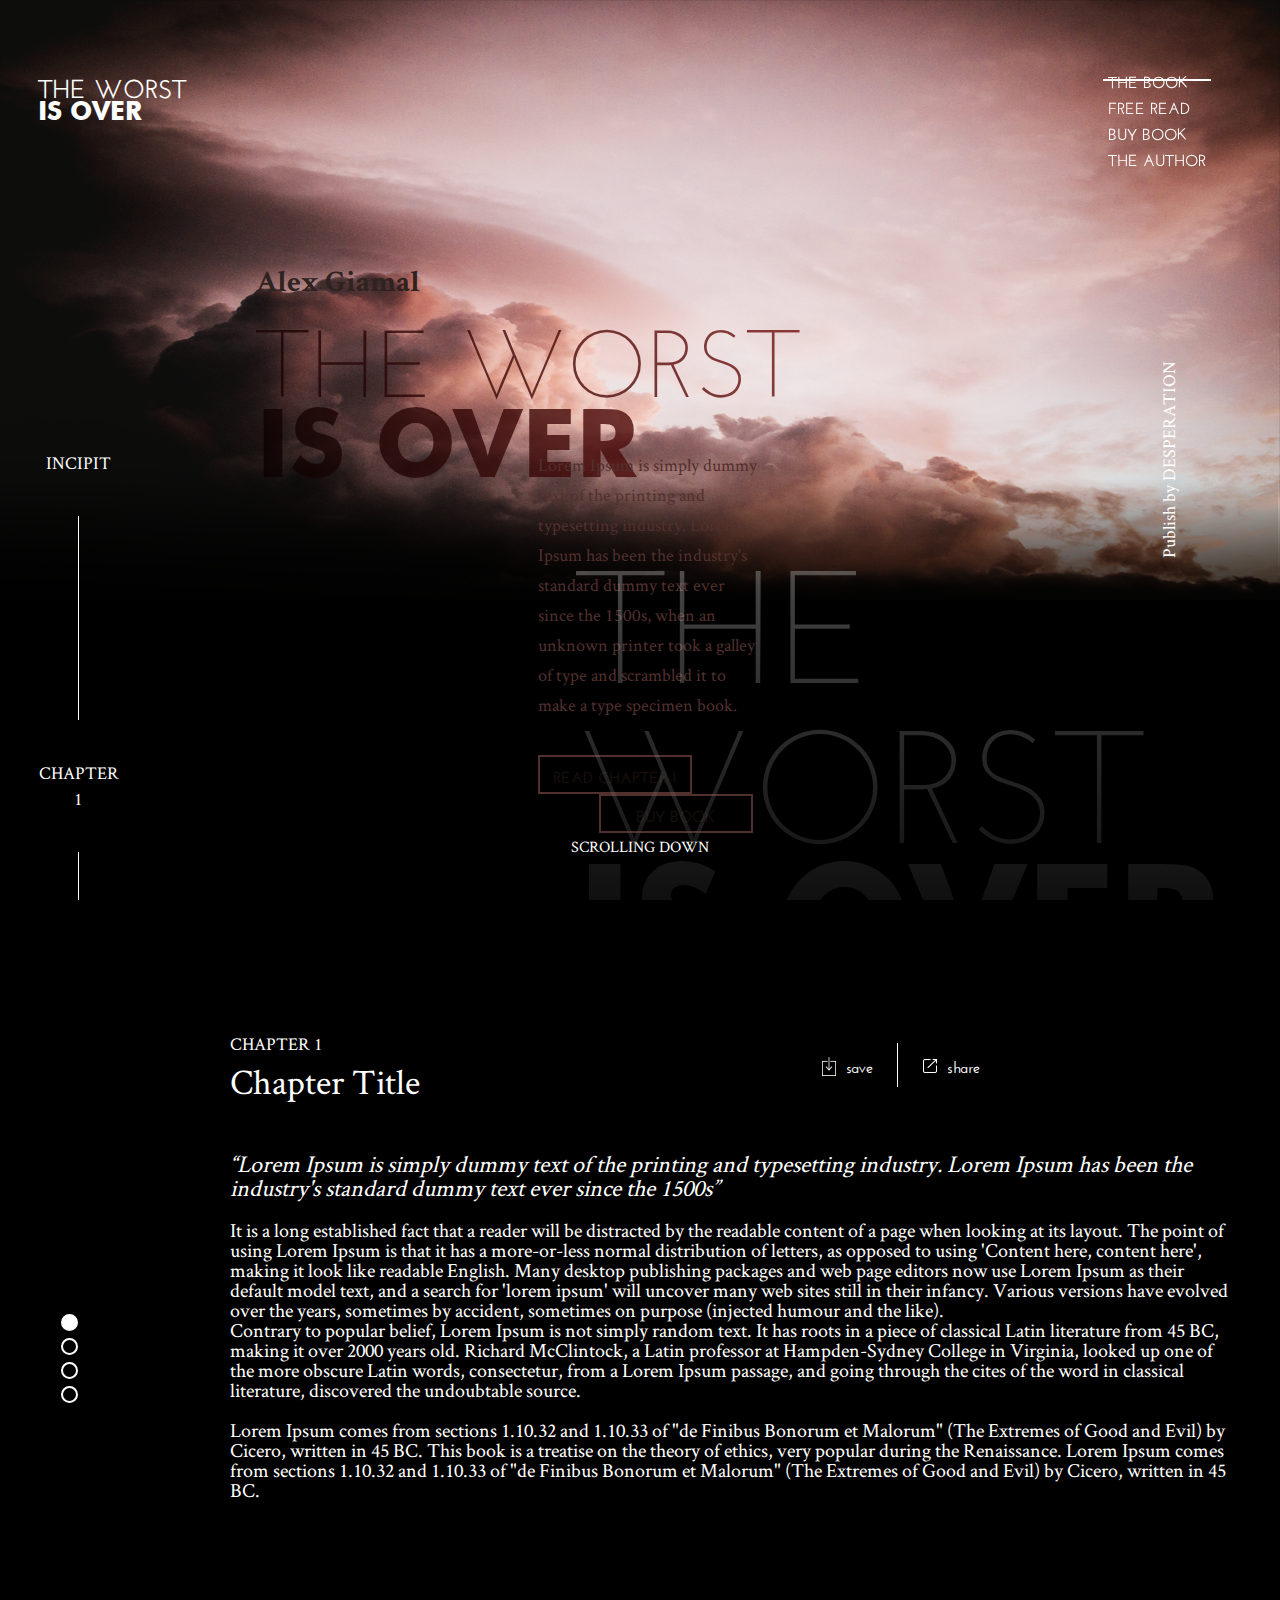
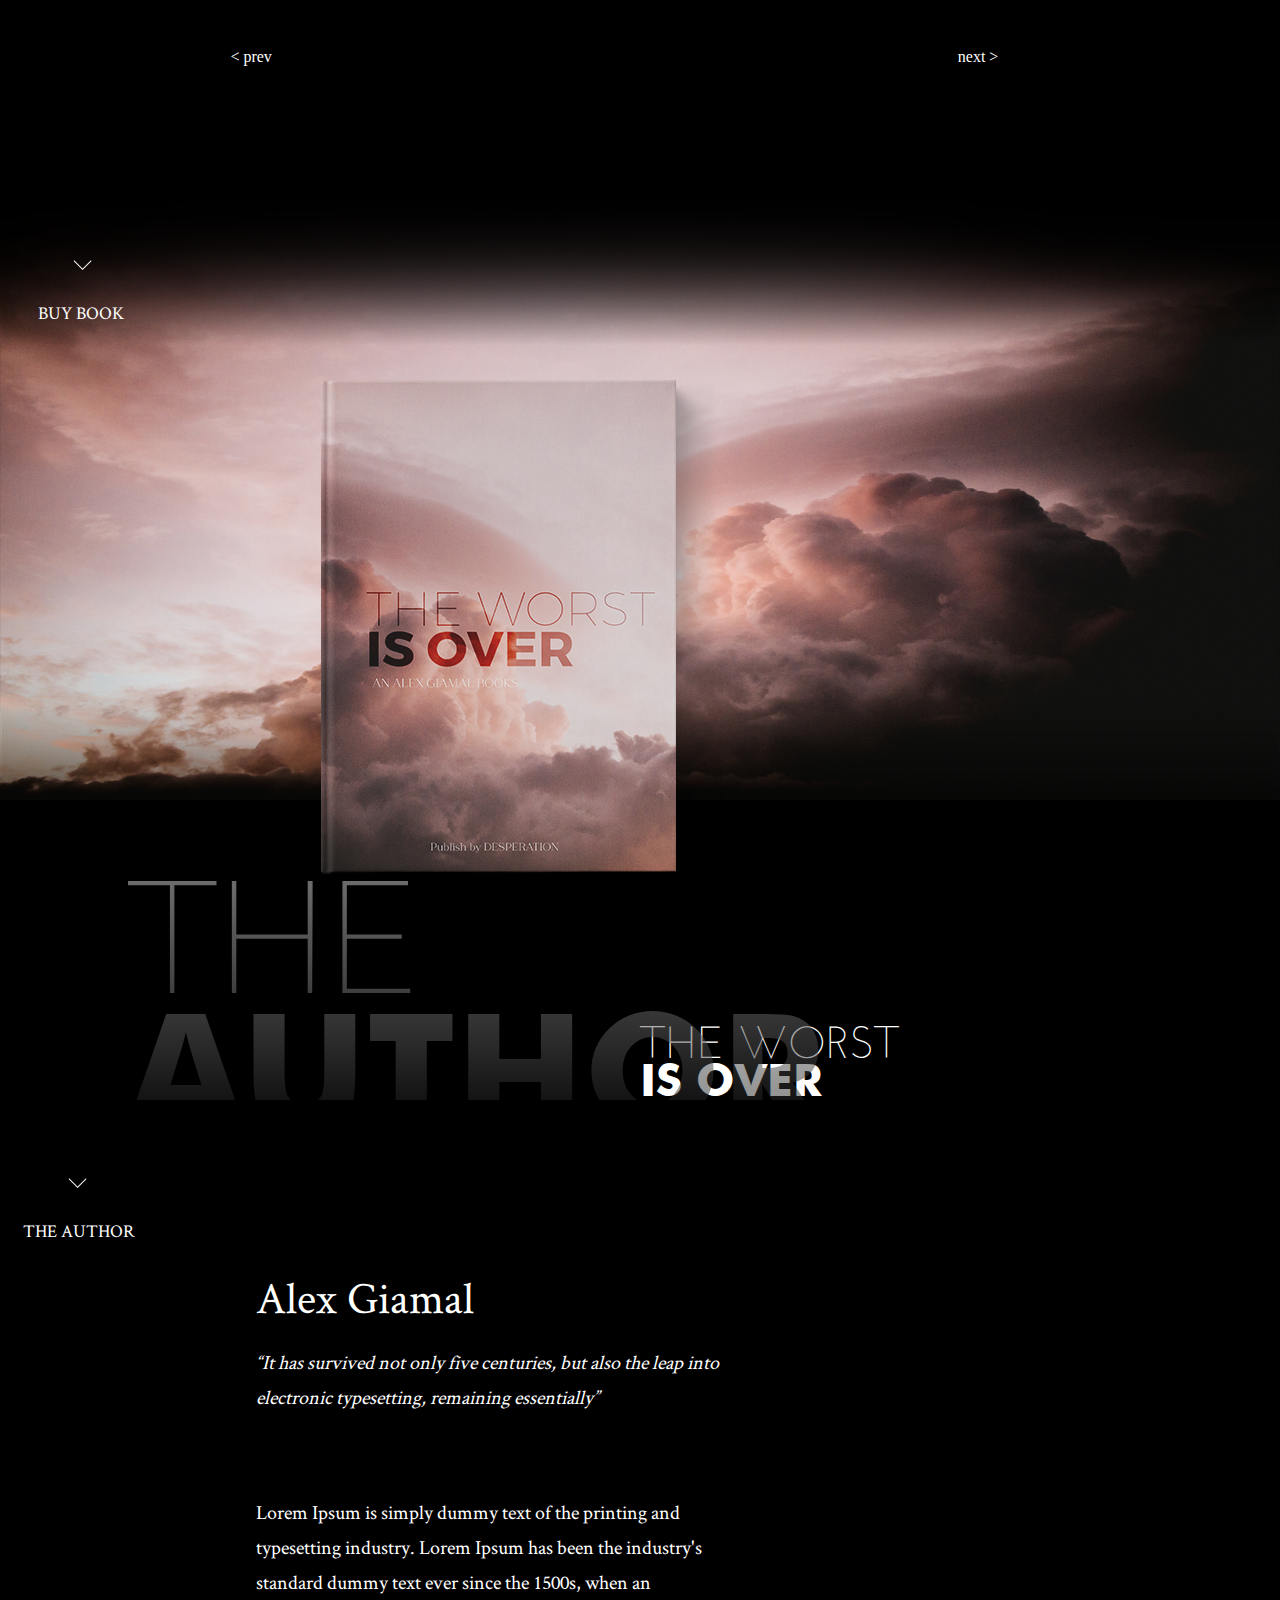
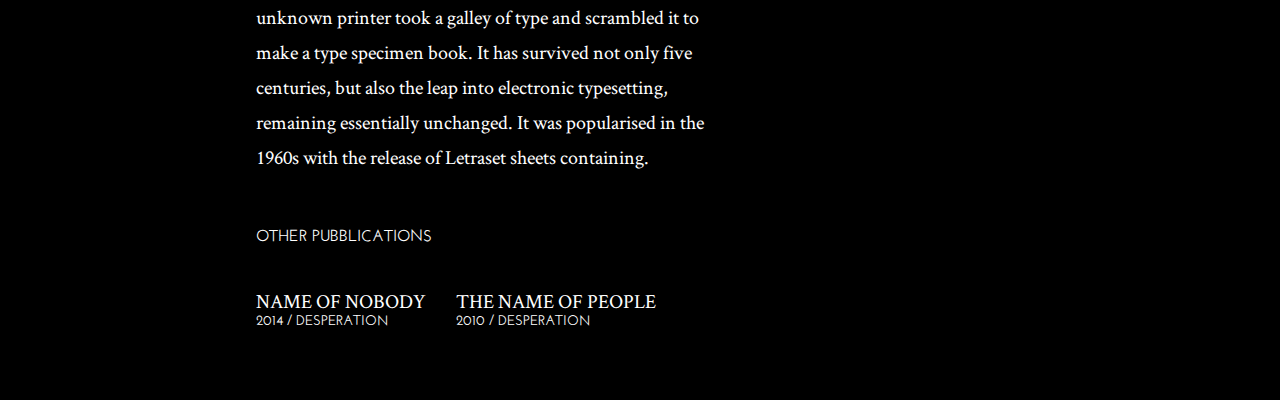
<file: index.html>
<!DOCTYPE html>
<html lang="en">
<head>
    <meta charset="UTF-8">
    <title>index</title>
    <link href="css/common.css" rel="stylesheet"/>
</head>
<body>
   <header>
       <nav>
            <div class="menulist">
                <ul>
                    <li class="indexnum"><p class="menu1 menu">THE BOOK<span class="line"></span></p></li>
                    <li class="indexnum"><p class="menu2 menu">FREE READ<span class="line"></span></p></a></li>
                    <li class="indexnum"><p class="menu3 menu">BUY BOOK<span class="line"></span></p></li>
                    <li class="indexnum"><p class="menu4 menu">THE AUTHOR<span class="line"></span></p></li>
                </ul>
            </div>
       </nav>
   </header>
    <div class="page page1">
        <div class="page1_back"><img src="image/page1_back.png"/></div>
        <h1>THE WORST<span>IS OVER</span></h1>
        <div class="main_text">
            <p class="top">Alex Giamal</p>
            <h2>THE WORST<span>IS OVER</span></h2>
        </div>
        <div class="sub_text">
            <p class="sub_t">Lorem Ipsum is simply dummy text of the printing and typesetting industry. Lorem Ipsum has been the industry's standard dummy text ever since the 1500s, when an unknown printer took a galley of type and scrambled it to make a type specimen book.</p>
            <div class="button">
                <div class="btn button1">READ CHAPTER 1</div>
                <div class="btn button2">BUY BOOK</div>
            </div>
        </div>
        <div class="right">
            <p>Publish by DESPERATION</p>
        </div>
        <div class="bottom">
            <p>SCROLLING DOWN</p>
        </div>
        <div class="background">
            <p>THE WORST<span>IS OVER</span></p>
        </div>
        <div class="left">
            <p class=left_top>INCIPIT</p>
            <div class="line line1"></div>
            <p class"left_bot">CHAPTER <br/> 1</p>
            <div class="line line2"></div>
        </div>
    </div>
    <div class="page page2">
        <div class="page2_left">
            <div class="line line3"></div>
            <div class="read_btn">
                <p class="paging"></p>
            </div>
            <div class="line line4"></div>
        </div>
        <div class="slider_title">
            <div class="title_left">
                <p><span>CHAPTER 1</span>Chapter Title</p>
            </div>
            <div class="title_right">
                <ul>
                    <li><p><span></span>save</p></li>
                    <li><p><span></span>share</p></li>
                </ul>
            </div>
        </div>
        <div class="slider">
            <ul>
                <li><p><span>“Lorem Ipsum is simply dummy text of the printing and typesetting industry. Lorem Ipsum has been the industry's standard dummy text ever since the 1500s”</span>

                It is a long established fact that a reader will be distracted by the readable content of a page when looking at its layout. The point of using Lorem Ipsum is that it has a more-or-less normal distribution of letters, as opposed to using 'Content here, content here', making it look like readable English. Many desktop publishing packages and web page editors now use Lorem Ipsum as their default model text, and a search for 'lorem ipsum' will uncover many web sites still in their infancy. Various versions have evolved over the years, sometimes by accident, sometimes on purpose (injected humour and the like). <br/>
                Contrary to popular belief, Lorem Ipsum is not simply random text. It has roots in a piece of classical Latin literature from 45 BC, making it over 2000 years old. Richard McClintock, a Latin professor at Hampden-Sydney College in Virginia, looked up one of the more obscure Latin words, consectetur, from a Lorem Ipsum passage, and going through the cites of the word in classical literature, discovered the undoubtable source. 
                <br/><br/>
                Lorem Ipsum comes from sections 1.10.32 and 1.10.33 of "de Finibus Bonorum et Malorum" (The Extremes of Good and Evil) by Cicero, written in 45 BC. This book is a treatise on the theory of ethics, very popular during the Renaissance. Lorem Ipsum comes from sections 1.10.32 and 1.10.33 of "de Finibus Bonorum et Malorum" (The Extremes of Good and Evil) by Cicero, written in 45 BC. </p></li>
                <li><p>It is a long established fact that a reader will be distracted by the readable content of a page when looking at its layout. The point of using Lorem Ipsum is that it has a more-or-less normal distribution of letters, as opposed to using 'Content here, content here', making it look like readable English. Many desktop publishing packages and web page editors now use Lorem Ipsum as their default model text, and a search for 'lorem ipsum' will uncover many web sites still in their infancy. Various versions have evolved over the years, sometimes by accident, sometimes on purpose (injected humour and the like). <br/>
                Contrary to popular belief, Lorem Ipsum is not simply random text. It has roots in a piece of classical Latin literature from 45 BC, making it over 2000 years old. Richard McClintock, a Latin professor at Hampden-Sydney College in Virginia, looked up one of the more obscure Latin words, consectetur, from a Lorem Ipsum passage, and going through the cites of the word in classical literature, discovered the undoubtable source. 
                <br/><br/>
                Lorem Ipsum comes from sections 1.10.32 and 1.10.33 of "de Finibus Bonorum et Malorum" (The Extremes of Good and Evil) by Cicero, written in 45 BC. This book is a treatise on the theory of ethics, very popular during the Renaissance. Lorem Ipsum comes from sections 1.10.32 and 1.10.33 of "de Finibus Bonorum et Malorum" (The Extremes of Good and Evil) by Cicero, written in 45 BC. Lorem Ipsum comes from sections 1.10.32 and 1.10.33 of "de Finibus Bonorum et Malorum" (The Extremes of Good and Evil) by Cicero, written in 45 BC. This book is a treatise on the theory of ethics, very popular during the Renaissance. Lorem Ipsum comes from sections 1.10.32 and 1.10.33 of "de Finibus Bonorum et Malorum" (The Extremes of Good and Evil) by Cicero, written in 45 BC. </p></li>
                <li><p>It is a long established fact that a reader will be distracted by the readable content of a page when looking at its layout. The point of using Lorem Ipsum is that it has a more-or-less normal distribution of letters, as opposed to using 'Content here, content here', making it look like readable English. Many desktop publishing packages and web page editors now use Lorem Ipsum as their default model text, and a search for 'lorem ipsum' will uncover many web sites still in their infancy. Various versions have evolved over the years, sometimes by accident, sometimes on purpose (injected humour and the like). <br/>
                Contrary to popular belief, Lorem Ipsum is not simply random text. It has roots in a piece of classical Latin literature from 45 BC, making it over 2000 years old. Richard McClintock, a Latin professor at Hampden-Sydney College in Virginia, looked up one of the more obscure Latin words, consectetur, from a Lorem Ipsum passage, and going through the cites of the word in classical literature, discovered the undoubtable source. 
                <br/><br/>
                Lorem Ipsum comes from sections 1.10.32 and 1.10.33 of "de Finibus Bonorum et Malorum" (The Extremes of Good and Evil) by Cicero, written in 45 BC. This book is a treatise on the theory of ethics, very popular during the Renaissance. Lorem Ipsum comes from sections 1.10.32 and 1.10.33 of "de Finibus Bonorum et Malorum" (The Extremes of Good and Evil) by Cicero, written in 45 BC. Lorem Ipsum comes from sections 1.10.32 and 1.10.33 of "de Finibus Bonorum et Malorum" (The Extremes of Good and Evil) by Cicero, written in 45 BC. This book is a treatise on the theory of ethics, very popular during the Renaissance. Lorem Ipsum comes from sections 1.10.32 and 1.10.33 of "de Finibus Bonorum et Malorum" (The Extremes of Good and Evil) by Cicero, written in 45 BC. </p></li>
                <li><p>It is a long established fact that a reader will be distracted by the readable content of a page when looking at its layout. The point of using Lorem Ipsum is that it has a more-or-less normal distribution of letters, as opposed to using 'Content here, content here', making it look like readable English. Many desktop publishing packages and web page editors now use Lorem Ipsum as their default model text, and a search for 'lorem ipsum' will uncover many web sites still in their infancy. Various versions have evolved over the years, sometimes by accident, sometimes on purpose (injected humour and the like). <br/>
                Contrary to popular belief, Lorem Ipsum is not simply random text. It has roots in a piece of classical Latin literature from 45 BC, making it over 2000 years old. Richard McClintock, a Latin professor at Hampden-Sydney College in Virginia, looked up one of the more obscure Latin words, consectetur, from a Lorem Ipsum passage, and going through the cites of the word in classical literature, discovered the undoubtable source. 
                <br/><br/>
                Lorem Ipsum comes from sections 1.10.32 and 1.10.33 of "de Finibus Bonorum et Malorum" (The Extremes of Good and Evil) by Cicero, written in 45 BC. This book is a treatise on the theory of ethics, very popular during the Renaissance. Lorem Ipsum comes from sections 1.10.32 and 1.10.33 of "de Finibus Bonorum et Malorum" (The Extremes of Good and Evil) by Cicero, written in 45 BC. Lorem Ipsum comes from sections 1.10.32 and 1.10.33 of "de Finibus Bonorum et Malorum" (The Extremes of Good and Evil) by Cicero, written in 45 BC. This book is a treatise on the theory of ethics, very popular during the Renaissance. Lorem Ipsum comes from sections 1.10.32 and 1.10.33 of "de Finibus Bonorum et Malorum" (The Extremes of Good and Evil) by Cicero, written in 45 BC. </p></li>
            </ul>
        </div>
        <div class="slider_btn">
            <a href="#" class="btn_prev">&lt;  prev</a>
            <a href="#" class="btn_next">next &gt;</a>
        </div>
    </div>
    <div class="page page3">
        <div class="page3_back"><img src="image/page3_back.png"/></div>
        <div class="page3_left">
            <p class=left_top><span></span>BUY BOOK</p>
            <div class="line line5"></div>
        </div>
        <div class="middle">
            <div class="book_img">
                <img src="image/book.png"/>
            </div>
            <div class="text">
                <p class="main_text">THE WORST<span>IS OVER</p>
                <p class="author">Alex Giamal</p>
                <p class="price">$16,00</p>
                <div class="buy_btn">   
                    <div class="buy_btn1" data-max-number="99">
                       <button class="minus" type="button">-</button>
                      <input type="text" class="number" value="1">
                      <button class="plus" type="button">+</button>
                    </div>
                    <div class="buy_btn2">BUY BOOK</div>
                </div>
            </div>
        </div>
        <div class="page3_background">
            <p>THE<span>AUTHOR</span></p>
        </div>
    </div>
    <div class="page page4">
       <div class="page4_back"><img src="image/author.png"/></div>
        <div class="page4_left">
            <p class=left_top><span></span>THE AUTHOR</p>
            <div class="line line6"></div>
        </div>
        <div class="page4_main">
            <p class="page4_p1">
                <span>Alex Giamal</span> “It has survived not only five centuries, but also the leap into <br/> electronic typesetting, remaining essentially”
            </p>
            <p class="page4_p2">
                Lorem Ipsum is simply dummy text of the printing and typesetting industry. Lorem Ipsum has been the industry's standard dummy text ever since the 1500s, when an unknown printer took a galley of type and scrambled it to make a type specimen book. It has survived not only five centuries, but also the leap into electronic typesetting, remaining essentially unchanged. It was popularised in the 1960s with the release of Letraset sheets containing.
            </p>
            <p class="page4_p3">
                OTHER PUBBLICATIONS
            </p>
            <ul>
                <li><p>NAME OF NOBODY<span>2014 / DESPERATION</span></p></li>
                <li><p>THE NAME OF PEOPLE<span>2010 / DESPERATION</span></p></li>
            </ul>
        </div>
    </div>
    
<script type="text/javascript" src="https://code.jquery.com/jquery-3.0.0.js"></script>
<script src="js/main.js" type="text/javascript"></script>
</body>
</html>
</file>
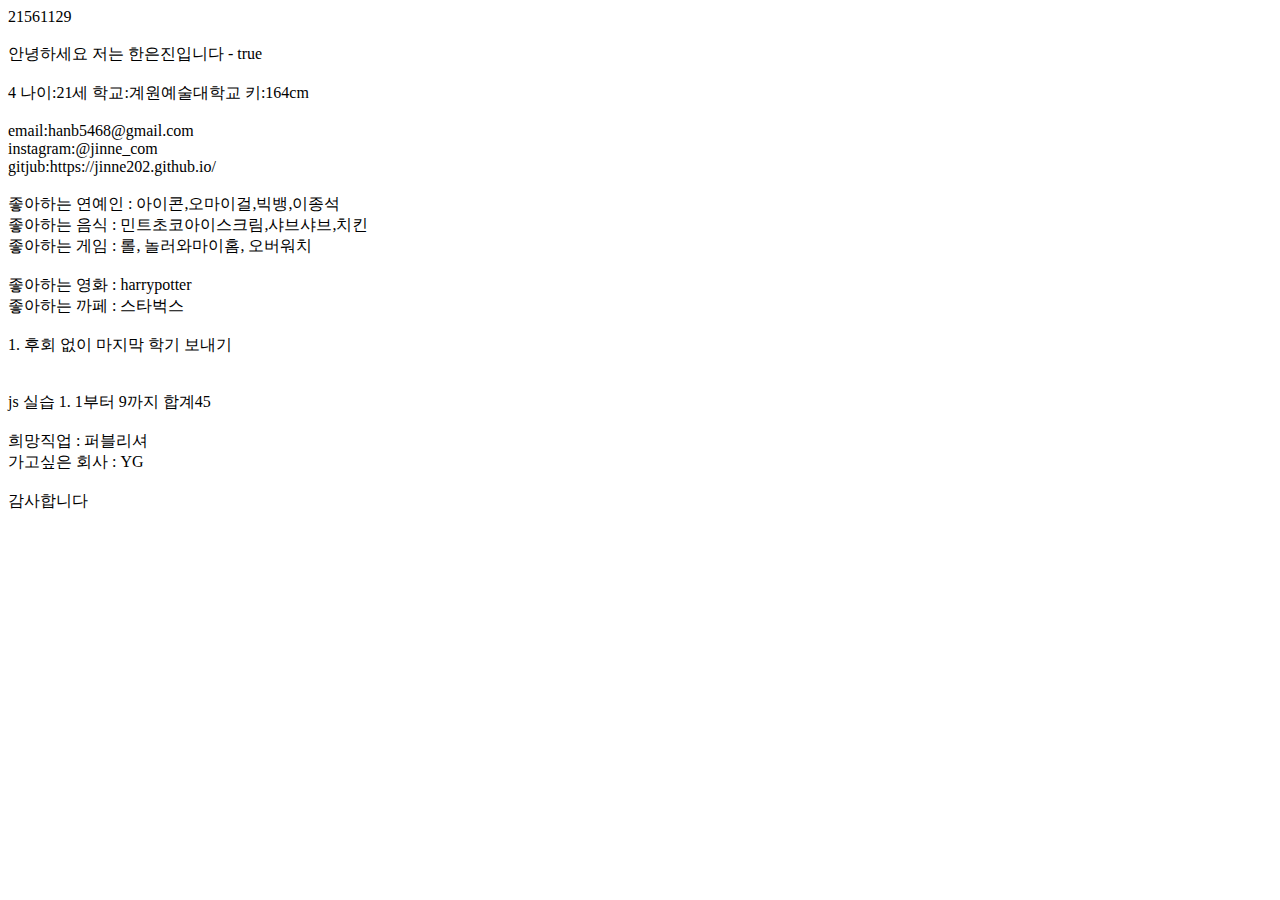
<file: week2.html>
<!DOCTYPE html>
<html lang="en">
<head>
    <meta charset="UTF-8">
    <title>2주차 과제</title>
</head>
<body>
    <script>
         var classnum = {};
        classnum.attack = function (){
            document.write("21561129"+"<br>"+"<br>");
        };
        classnum.attack();
        
        var myname = {"name":"한은진", "familyname":"한", "engname":"HANEUNJIN"}; 
        myname.initial = "jinne";
        
        document.write("안녕하세요 저는 "+myname.name+"입니다"+"   -   "+myname.hasOwnProperty("initial")+"<br>"+"<br>");
        
        var profile = ["21세","계원예술대학교","용인시"];
        profile.push("164cm");
        delete profile[2];
        document.write(profile.length+"  나이:"+profile[0]+"   학교:"+profile[1]+"   키:"+profile[3]+"<br>"+"<br>");
        
        var contact = {
            email : "hanb5468@gmail.com",
            instagram : "@jinne_com",
            gitjub : "https://jinne202.github.io/"
        };
        
        for (var attr in contact){
            document.write(attr,":",contact[attr]+"<br>");
        }
        
        
        var idol = ["아이콘","오마이걸","빅뱅","이종석"];
        var food = ["치킨", "샤브샤브", "민트초코아이스크림"]
        
        var promsg = idol.join();
        var rev = food.reverse();
        
        document.write("<br>"+"좋아하는 연예인  : "+promsg+"<br>");
        document.write("좋아하는 음식  : "+rev+"<br>");
        
        var like = {};
        like["game"]="롤";
        like["phonegame"]="놀러와마이홈";
        like["game2"]="오버워치";        
        
        var dislike = {};
        delete dislike;
        
        document.write("좋아하는 게임  : "+like["game"]+", "+like["phonegame"]+", "+like["game2"]+"<br>"+"<br>");
        
        function movie (){
            var mymovie = "harrypotter";
            return mymovie;
            mymovie += "grandbudapest";
        }
        
        document.write("좋아하는 영화 : "+movie()+"<br>");
        
        var coffee = "스타벅스";
        function cafe (bean) {
            bean = "콜롬비아";
        }
        cafe(coffee);
        document.write("좋아하는 까페 : "+coffee+"<br>"+"<br>");
        
        var r = 2;
        
        for(i=1; i<r; i++){
            document.write(i+". 후회 없이 마지막 학기 보내기"+"<br>"+"<br>");
        }
        
        
        
        var a = 1;
        var sum = 0; 
        
        while (a<10){
            sum += a;
            a++;
        }
        document.write("<br>"+"js 실습 1. "+"1부터 9까지 합계"+sum+"<br>");
        
        var dream=function(){
            document.write("<br>"+"희망직업 : "+"퍼블리셔"+"<br>");
        }
        dream();
        
        function company (){
            document.write("가고싶은 회사 : "+"YG"+"<br>"+"<br>");
        }
        company();
        
        var finish = '자기소개 끝';
        function nameChanger(){
            finish = "감사합니다";
        }
        nameChanger();
        document.write(finish);
        
        
        
        
    </script>
</body>
</html>
</file>
<file: css/common.css>
@charset "UTF-8";

html, body, div, span, applet, object, iframe,h1, h2, h3, h4, h5, h6, p, blockquote, pre,a, abbr, acronym, address,big, cite, code,del, dfn, em, img, ins, kbd, q, s, samp,small, strike, strong, sub, sup, tt, var,b, u, i, center,dl, dt, dd, ol, ul, li,fieldset, form, label, legend,table, caption, tbody, tfoot, thead, tr, th, td,article, aside, canvas, details, embed, figure, figcaption, footer, header, hgroup, menu, nav, output, ruby, section, summary,time, mark, audio, video {margin: 0;padding: 0;border: 0;font-size: 100%;font: inherit;vertical-align: baseline;}
/* HTML5 display-role reset for older browsers */
article, aside, details, figcaption, figure, footer, header, hgroup, menu, nav, section {display: block;}body {line-height: 1;}ol, ul {list-style: none;}blockquote, q {quotes: none;}blockquote:before, blockquote:after,q:before,q:after {content: '';content: none;}table {border-collapse: collapse;border-spacing: 0;}

@font-face {font-family:'joseL'; src:url(../font/JosefinSans-Light.ttf);}
@font-face {font-family:'joseR'; src:url(../font/JosefinSans-Regular.ttf);}
@font-face {font-family:'joseSB'; src:url(../font/JosefinSans-SemiBold.ttf);}
@font-face {font-family:'joseB'; src:url(../font/JosefinSans-Bold.ttf);} 
@font-face {font-family:'futuraB'; src:url(../font/Futura-Bold-BT.ttf);}
@font-face {font-family:'criB'; src:url(../font/CrimsonText-Bold.ttf);}
@font-face {font-family:'criR'; src:url(../font/CrimsonText-Roman.ttf);}

body {overflow:hidden;}
.page {position:absolute; left:0; width:100%; height:100%;}
.page1 {top:0; background:#000000;}
.page2 {top:100%; background:#000000;}
.page3 {top:200%; background:#000000;}
.page4 {top:300%; background:#000000;}

header {position:fixed; font-size:16px; color:white; z-index:999; top:8%; right:5%;}
header nav div.menulist ul li {margin-bottom:10px; cursor:pointer;}
header nav div.menulist ul li p {font-family:'joseSB'; position:relative; padding-right:10px;}
header nav div.menulist ul li p span.line {position:absolute; width:0%; height:1.5px; background:white; top:7px; display:block; left:-5px; transition: width 0.5s ease; }
header nav div.menulist ul li p:hover span.line {width:100%;}

.page1 .page1_back {position:absolute; width:100%;}
.page1 .page1_back img {width:100%;}
.page1 h1 {color:white; position:absolute; top:8%; left:3%; font-size:26px; font-family:'joseSB';}
.page1 h1 span {font-family:'futuraB'; display:block;}
.page1 div.main_text {position:absolute;top:30%; margin-left:20%;}
.page1 div.main_text p.top {color:#2e2320; font-size:30px; font-family:'criB';}
.page1 div.main_text h2 {font-size:95px; font-family:'joseL'; background: -webkit-linear-gradient(30deg, #080202, #79110f); -webkit-background-clip: text; -webkit-text-fill-color: transparent; opacity:0.8;}
.page1 div.main_text h2 span {display:block; font-family:'futuraB';}
.page1 div.sub_text {position:absolute;top:50%; margin-left:42%;}
.page1 div.sub_text p.sub_t {width:30%; line-height:30px; font-size:18px; font-family:'criR'; color:#52302e;}
.page1 div.sub_text div.button {display:inline-block; width:29%; margin-top:35px; cursor:pointer;}
.page1 div.sub_text div.btn {width:150px; display:block; height:15px; border:2px solid #52302e; font-family:'joseB'; text-align:center; padding:10px 0; color:#170e0c;}
.page1 div.sub_text div.button1 {float:left;}
.page1 div.sub_text div.button2 {float:right;}
.page1 div.right {position:absolute; color:white; font-family:'criR'; font-size:18px; right:1%; top:50%; -webkit-transform: rotate(-90deg);}
.page1 div.bottom {position:absolute; bottom:5%; text-align:center; width:100%;}
.page1 div.bottom p {color:white; font-family:'criR';}
.page1 div.background {position:absolute; bottom:-100px; margin-left:45%;}
.page1 div.background p {overflow:hidden; font-size:160px; font-family:'joseL'; background: -webkit-linear-gradient(#ffffff, #000000); -webkit-background-clip: text; -webkit-text-fill-color: transparent; opacity:0.3;}
.page1 div.background p span {display:block; font-family:'futuraB';}
.page1 div.left {position:absolute; color:white; top:50%; left:3%; text-align: center;}
.page1 div.left p {font-size:18px; font-family:'criR'; line-height:26px;}
.page1 div.left div.line {overflow:hidden; width:1px; display:block; background-color:white; margin:40px;}
.page1 div.left div.line1 {height:0px;}
.page1 div.left div.line2 {height:0px;}

.page2 div.page2_left {color:white; height:100%; position:relative; left:3%; display:inline-block; width: 3%;}
.page2 div.page2_left div.line {overflow:hidden; width:1px; display:block; background-color:white; margin:0 40px;}
.page2 div.page2_left div.line3 {position:absolute; top:0; height:0;}
.page2 div.page2_left div.line4 {position:absolute;bottom:0; height:0;}
.page2 div.page2_left div.read_btn {position:absolute; top:46%; margin-left:58%;}
.page2 div.page2_left div.read_btn p.paging a{width:13px; height:13px; border:2px solid white; border-radius:10px; margin-bottom:7px; cursor:pointer;}
.paging_on {background-color:white;}
/*.page2 div.page2_left div.read_btn ul li.active {background:white;}*/
.page2 div.slider_title {color:white; position:absolute; top:15%; width:60%; margin-left:15%; display:inline-block;}
.page2 div.slider_title div.title_left {float:left;}
.page2 div.slider_title div.title_left p {font-size:36px; font-family:'criR';}
.page2 div.slider_title div.title_left p span {font-size:18px; display:block; margin-bottom:10px;}
.page2 div.slider_title div.title_right {float:right; margin-top:1%;}
.page2 div.slider_title div.title_right ul {}
.page2 div.slider_title div.title_right ul li {float:left; width:100px; height:16px; font-family:'joseSB'; padding:14px 0; font-size:16px; cursor:pointer;}
.page2 div.slider_title div.title_right ul li:nth-child(1) {border-right:1px solid white;}
.page2 div.slider_title div.title_right ul li span {display:block; float:left; margin-right:10px; margin-left:25px;}
.page2 div.slider_title div.title_right ul li:nth-child(1) span {background:url(../image/save.png); width:14px; height:19px;}
.page2 div.slider_title div.title_right ul li:nth-child(2) span {background:url(../image/share.png); width:14px; height:14px; margin-top:2px;}
.page2 div.slider {position:absolute; overflow:hidden; top:28%; margin-left:18%; width:60%; color:black;}
.page2 div.slider ul {position: relative; margin:0; padding:0; list-style:none; height:500px;}
.page2 div.slider ul li {position:absolute; display:block; float:left; margin:0; padding:0; width:1000px; height:500px; display:block; background:#000;}
.page2 div.slider ul li p {font-size:20px; font-family:'criR'; color:white;}
.page2 div.slider ul li p span {font-size:24px; display:block; margin-bottom:20px; font-style:italic;}
.page2 div.slider_btn {color:white; position:absolute; bottom:15%; margin-left:18%; width:60%;}
.page2 div.slider_btn a.btn_next {float:right; color:white; text-decoration:none;}
.page2 div.slider_btn a.btn_prev {float:left; color:white; text-decoration:none;}

.page3 div.page3_back {position:absolute; width:100%;}
.page3 div.page3_back img {width:100%;}
.page3 div.page3_left {color:white; height:100%; position:relative; left:3%; display:inline-block;}
.page3 div.page3_left div.line {overflow:hidden; width:1px; display:block; background-color:white; margin:0 40px;}
.page3 div.page3_left div.line5 {position:absolute; top:20%; height:0;}
.page3 div.page3_left p.left_top {font-size:18px; font-family:'criR'; line-height:26px; margin-top:70%; text-align:center;}
.page3 div.page3_left p.left_top span {background:url(../image/down_arrow.png) no-repeat; width:19px; height:10px; display:block; margin-bottom:30px; margin-left:40%;}
.page3 div.middle {position:absolute; color:white; top:20%; width:50%; margin-left:25%;}
.page3 div.middle div.book_img {float:left;}
.page3 div.middle div.text {float:right; width:50%; margin-top:10%;}
.page3 div.middle div.text p.main_text {font-size:45px; font-family:'joseL';}
.page3 div.middle div.text p.main_text span {display:block; font-family:'futuraB';}
.page3 div.middle div.text p.author {font-family: 'criR'; font-size:22px; margin-top:15px;}
.page3 div.middle div.text p.price {font-size:24px; margin-top:30px; font-family:'futuraB';}
.page3 div.middle div.text div.buy_btn {width:80%; display:block; margin-top:50PX; text-align:center;}
.page3 div.middle div.text div.buy_btn div.buy_btn1 {width:40%; border:2px solid white; float:left; padding:7px 0;}
.page3 div.middle div.text div.buy_btn div.buy_btn1 .number {display: inline-block; width: 60px; text-align: center; border:none; background:none; color:#fff; font-size:22px;}
.page3 div.middle div.text div.buy_btn div.buy_btn1 .plus, .minus {width: 22px; color: #fff; border:none; background:none; font-size:22px; cursor:pointer;}
.page3 div.middle div.text div.buy_btn div.buy_btn2 {width:55%; height:16px; border:2px solid white; float:right; padding:13px 0; cursor:pointer;}
.page3 div.page3_background {position:absolute; bottom:-50px; margin-left:10%;}
.page3 div.page3_background p {overflow:hidden; font-size:160px; font-family:'joseL'; background: -webkit-linear-gradient(#ffffff, #000000); -webkit-background-clip: text; -webkit-text-fill-color: transparent; opacity:0.5;}
.page3 div.page3_background p span {display:block; font-family:'futuraB';}

.page4 div.page4_back {position:absolute; bottom:0; right:0; width:40%; opacity:0;}
.page4 div.page4_back img {width:100%;}
.page4 div.page4_left {color:white; height:100%; position:relative; left:3%; display:inline-block; }
.page4 div.page4_left div.line {overflow:hidden; width:1px; display:block; background-color:white; margin:0 40px;}
.page4 div.page4_left div.line6 {position:absolute; top:20%; height:0;}
.page4 div.page4_left p.left_top {font-size:18px; font-family:'criR'; line-height:26px; margin-top:70%; text-align:center;  position:relative; left:-15px;}
.page4 div.page4_left p.left_top span {background:url(../image/down_arrow.png) no-repeat; width:19px; height:10px; display:block; margin-bottom:30px; margin-left:40%;}
.page4 div.page4_main {position:absolute; color:white; top:20%; width:60%; margin-left:20%;}
.page4 div.page4_main p.page4_p1 {font-size:20px; line-height:35px; font-family:'criR'; font-style:italic;}
.page4 div.page4_main p.page4_p1 span {display:block; font-size:45px; font-style:normal; margin-bottom:30px;}
.page4 div.page4_main p.page4_p2 {font-size:20px; line-height:35px; font-family:'criR'; margin-top:80px; width:60%;}
.page4 div.page4_main p.page4_p3 {font-size:16px; font-family:'joseSB'; margin:50px 0;}
.page4 div.page4_main ul {}
.page4 div.page4_main ul li {float:left; margin-right:30px;}
.page4 div.page4_main ul li p {font-size:20px; font-family:'criR';}
.page4 div.page4_main ul li p span {font-size:14px; font-family:'joseSB'; display:block;}
</file>
